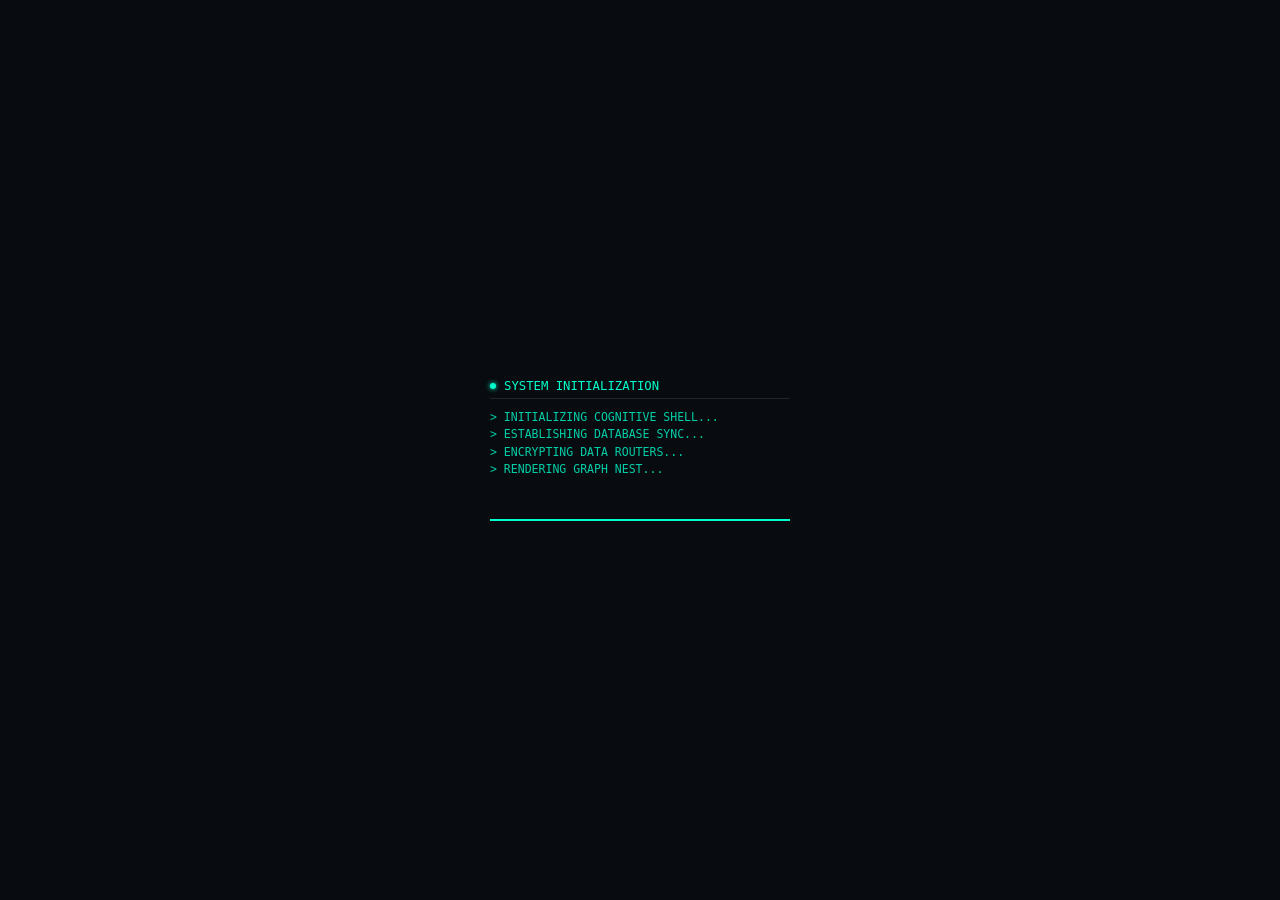
<file: index.html>
<!DOCTYPE html>
<html lang="en">
<head>
    <meta charset="UTF-8">
    <meta name="viewport" content="width=device-width, initial-scale=1.0">
    
    <title>Juhen Fashikha Wildan - Tech Enthusiast</title>
    
    <meta name="description" content="Juhen Fashikha Wildan. Tech Enthusiast • Robotics & AI Engineer • Learner. Building AI Solutions. Student at Airlangga University • ex-Intern at Yamaha. Exploring Computer Vision & Neural Networks.">
    
    <meta name="keywords" content="Juhen Fashikha Wildan, AI Engineer, Robotics, Computer Vision, Portfolio, Airlangga University, Tech Enthusiast, Research, Neural Network, juhen, juhenfw, juhen fashikha wildan">
    <meta name="author" content="Juhen Fashikha Wildan">

    <link rel="canonical" href="https://juhenfw.github.io/">

    <meta property="og:type" content="website">
    <meta property="og:url" content="https://juhenfw.github.io/">
    <meta property="og:locale" content="en_US">
    <meta property="og:title" content="Juhen Fashikha Wildan - Tech Enthusiast">
    <meta property="og:description" content="Visualizing my journey in AI & Robotics through a Neural Network simulation. Explore my experience.">
    
    <meta property="og:image" content="assets/images/logo/logo.png">

    <meta name="twitter:card" content="summary_large_image">
    <meta name="twitter:title" content="Juhen Fashikha Wildan - AI & Robotics Engineer">
    <meta name="twitter:description" content="See how I visualize my engineering journey using code.">
    <meta name="twitter:image" content="assets/images/logo/logo.png">

    <link rel="icon" type="image/png" href="assets/images/logo/logo.png">

    <link rel="preconnect" href="https://cdnjs.cloudflare.com" crossorigin>
    <link rel="preconnect" href="https://formspree.io">
    
    <link rel="stylesheet" href="style.css">
    <link rel="stylesheet" href="https://cdnjs.cloudflare.com/ajax/libs/font-awesome/6.4.2/css/all.min.css">

    <script type="application/ld+json">
    {
        "@context": "https://schema.org",
        "@type": "Person",
        "name": "Juhen Fashikha Wildan",
        "url": "https://juhenfw.github.io/",
        "image": "https://juhenfw.github.io/assets/images/logo/logo.png",
        "jobTitle": "Robotics & AI Engineer",
        "affiliation": {
            "@type": "CollegeOrUniversity",
            "name": "Airlangga University"
        },
        "sameAs": [
            "https://github.com/juhenfw",
            "https://linkedin.com/in/juhenfw",
            "https://x.com/juhenfw_",
            "https://www.instagram.com/juhenfw_",
            "https://scholar.google.com/citations?user=7VxM9hwAAAAJ&hl=id",
            "https://orcid.org/0009-0009-9073-4625"
        ]
    }
    </script>
</head>
<body>
    <div id="boot-screen" aria-hidden="true">
        <div class="terminal-loader">
            <div class="terminal-header">
                <span class="status-dot"></span> SYSTEM INITIALIZATION
            </div>
            <div id="terminal-text"></div>
            <div class="progress-line"></div>
        </div>
    </div>

    <div id="archive-window" class="virtual-window" role="dialog" aria-modal="true" aria-labelledby="archive-window-title">
        <div class="window-header">
            <span id="archive-window-title">SYSTEM DATABASE</span>
            <button class="win-close" onclick="closeArchive()" aria-label="Close database window">&times;</button>
        </div>

        <div class="window-tabs" role="tablist" aria-label="Archive category">
            <button class="tab-btn active" role="tab" aria-selected="true" onclick="switchArchiveTab('project')">PROJECTS & RESEARCH</button>
            <button class="tab-btn" role="tab" aria-selected="false" onclick="switchArchiveTab('blog')">BLOGS / ARTICLES</button>
        </div>
        
        <div class="window-content" style="display: block;">
            <div class="table-responsive">
                <table class="archive-table">
                    <thead>
                        <tr>
                            <th width="15%">YEAR</th>
                            <th width="50%">TITLE</th>
                            <th width="20%">TYPE</th>
                            <th width="15%">LINK</th>
                        </tr>
                    </thead>
                    <tbody id="archive-list-body">
                        </tbody>
                </table>
            </div>
            <div id="empty-state" style="display:none;">// DATA NOT FOUND</div>
        </div>
    </div>

    <div id="ui-layer"></div>

        <div id="filter-dock" role="navigation" aria-label="Main filters and actions">
            <button class="filter-btn" onclick="openWindow('about')" title="Profile & CV">
                PROFILE
            </button>

            <div class="dock-separator"></div>

            <button class="filter-btn active" onclick="filterMind('all')" title="Show All">
                ALL
            </button>
            <button class="filter-btn" onclick="filterMind('research')" title="Academic Papers">
                RESEARCH
            </button>
            <button class="filter-btn" onclick="filterMind('project')" title="Engineering Projects">
                PROJECTS
            </button>
            <button class="filter-btn" onclick="filterMind('blog')" title="Articles & Thoughts">
                BLOG
            </button>

            <div class="dock-separator"></div>

            <button class="filter-btn" onclick="openWindow('contact')" title="Send Message">
                CONTACT
            </button>
        </div>

    <div id="window-about" class="virtual-window" role="dialog" aria-modal="true" aria-labelledby="about-window-title">
        <div class="window-header">
            <span id="about-window-title">PROFILE DATA</span>
            <button class="win-close" onclick="closeWindow('about')" aria-label="Close profile window">×</button>
        </div>
        <div class="window-content">
            <div class="profile-section">
                <img src="assets/images/profile/myprof.webp" alt="Profile" class="holo-img" loading="lazy" decoding="async">
                <h2>Juhen Fashikha Wildan</h2>
                <p class="role-highlight">Robotics & AI Engineer</p>
                <p class="bio-text">
                    UNAIR's Student, focused on AI (mostly computer vision), with some work in robotics. 
                    Always looking for better ways to make AI work in real applications.
                </p>
                <a href="assets/files/Juhen_Wildan_CV.pdf" class="btn-download">CURRICULUM VITAE</a>
            </div>

            <div class="stats-section">
                <h3 class="holo-title">SKILL MATRIX</h3>
                <div class="skill-grid">
                    <div class="skill-item">
                        <span>Computer Vision</span>
                        <div class="progress-bar"><div class="fill" style="width: 95%"></div></div>
                    </div>
                    <div class="skill-item">
                        <span>Robotics</span>
                        <div class="progress-bar"><div class="fill" style="width: 75%"></div></div>
                    </div>
                    <div class="skill-item">
                        <span>Writing</span>
                        <div class="progress-bar"><div class="fill" style="width: 90%"></div></div>
                    </div>
                    <div class="skill-item">
                        <span>Research</span>
                        <div class="progress-bar"><div class="fill" style="width: 80%"></div></div>
                    </div>
                </div>

                <h3 class="holo-title mt-4">CAREER TRAJECTORY</h3>
                <div class="holo-timeline">
                    <div class="tl-item">
                        <span class="tl-date">February - August 2025</span>
                        <h4>Process Automation Engineer Intern</h4>
                        <p>Yamaha Corporation | PT. Yamaha Musical Products Indonesia - Working on cutting-edge robotics and automation projects 
                            (mostly computer vision).</p>
                    </div>
                    <div class="tl-item">
                        <span class="tl-date">12 June 2025</span>
                        <h4>Published paper on IJRA</h4>
                        <p>Tittle: Multi-microcontroller system for Mecanum robots with gripper-shooter mechanisms.</p>
                    </div>
                    <div class="tl-item">
                        <span class="tl-date">September 2024 - January 2025</span>
                        <h4>Computer Vision Engineer Intern</h4>
                        <p>PT. Adhikara Wiyasa Gani - QR Code Sorting System.</p>
                    </div>
                    <div class="tl-item">
                        <span class="tl-date">September 2024 - February 2025</span>
                        <h4>Researcher</h4>
                        <p>Kombo Unair (robotics community) - focused on writing scientific articles for publication in 
                            academic journals.</p>
                    </div>
                    <div class="tl-item">
                        <span class="tl-date">February 2024 - July 2024</span>
                        <h4>Lab Assistant</h4>
                        <p>Airlangga University (UNAIR) - providing hands-on support and maintaining a collaborative environment.</p>
                    </div>
                    <div class="tl-item">
                        <span class="tl-date">2023</span>
                        <h4>Published paper on JATM</h4>
                        <p>Tittle: "A Review: Artificial Intelligence Related to Agricultural 
                            Equipment Integrated with the Internet of Things"</p>
                    </div>
                </div>
            </div>
        </div>
    </div>

    <div id="window-contact" class="virtual-window" role="dialog" aria-modal="true" aria-labelledby="contact-window-title">
        <div class="window-header">
            <span id="contact-window-title">CONTACT ME</span>
            <button class="win-close" onclick="closeWindow('contact')" aria-label="Close contact window">×</button>
        </div>
        <div class="window-content contact-layout">
            <div class="contact-info">
                <h3 style="font-family: 'JetBrains Mono', monospace; color: #00ffc8; margin-top: 0;">
                    Send a Message
                </h3>
                
                <p style="color: #ccc; line-height: 1.6; font-size: 0.95rem; margin-bottom: 30px;">
                    I'm always excited to discuss new projects, innovative ideas, or potential collaborations. 
                    <span style="color: #fff; font-weight: bold;">Let's explore how we can work together.</span>
                    </p>

                <div class="contact-details">
                    <div style="margin-bottom: 15px; display: flex; align-items: center; gap: 10px;">
                        <i class="fas fa-envelope" style="color: #00ffc8;"></i>
                        <a href="mailto:juhenwildan@gmail.com" style="color: white; text-decoration: none; font-family: monospace; letter-spacing: 1px;">
                            juhenwildan@gmail.com
                        </a>
                    </div>
                    
                    <div style="display: flex; align-items: center; gap: 10px;">
                        <i class="fas fa-map-marker-alt" style="color: #00ffc8;"></i>
                        <span style="color: #aaa;">Surabaya, East Java, Indonesia</span>
                    </div>
                </div>
            </div>
            <form id="contactForm" action="https://formspree.io/f/maqezzpo" method="POST">
    
                <div class="input-group">
                    <label for="contact-name" class="sr-only">Name</label>
                    <input type="text" id="contact-name" name="name" placeholder="Name" required>
                </div>

                <div class="input-group">
                    <label for="contact-email" class="sr-only">Email</label>
                    <input type="email" id="contact-email" name="email" placeholder="Email" required>
                </div>

                <div class="input-group">
                    <label for="contact-message" class="sr-only">Message</label>
                    <textarea id="contact-message" name="message" placeholder="Message" rows="5" required></textarea>
                </div>

                <button type="submit" class="btn-send">INITIATE SEND</button>

            </form>
        </div>
    </div>

    <div id="data-panel" class="panel-overlay" role="dialog" aria-modal="true" aria-labelledby="panel-title">
        <div class="panel-content">
            <button class="close-btn" onclick="closePanel()" aria-label="Close details panel">×</button>
            
            <div class="panel-header">
                <span id="panel-type" class="panel-badge">PROJECT</span>
                <span id="panel-date" class="panel-year">2025</span>
            </div>
            
            <h2 id="panel-title">Judul Project</h2>
            
            <div class="panel-body">
                <p id="panel-desc">Deskripsi lengkap akan muncul di sini...</p>
            </div>

            <div class="panel-footer">
                <a id="panel-link" href="#" target="_blank" rel="noopener noreferrer" class="action-btn">
                    Open Source <i class="fas fa-external-link-alt"></i>
                </a>
            </div>
        </div>
    </div>

    <script type="module" src="js/main.js"></script>
    <script src="js/sketch.js"></script>
    
</body>
</html>
</file>
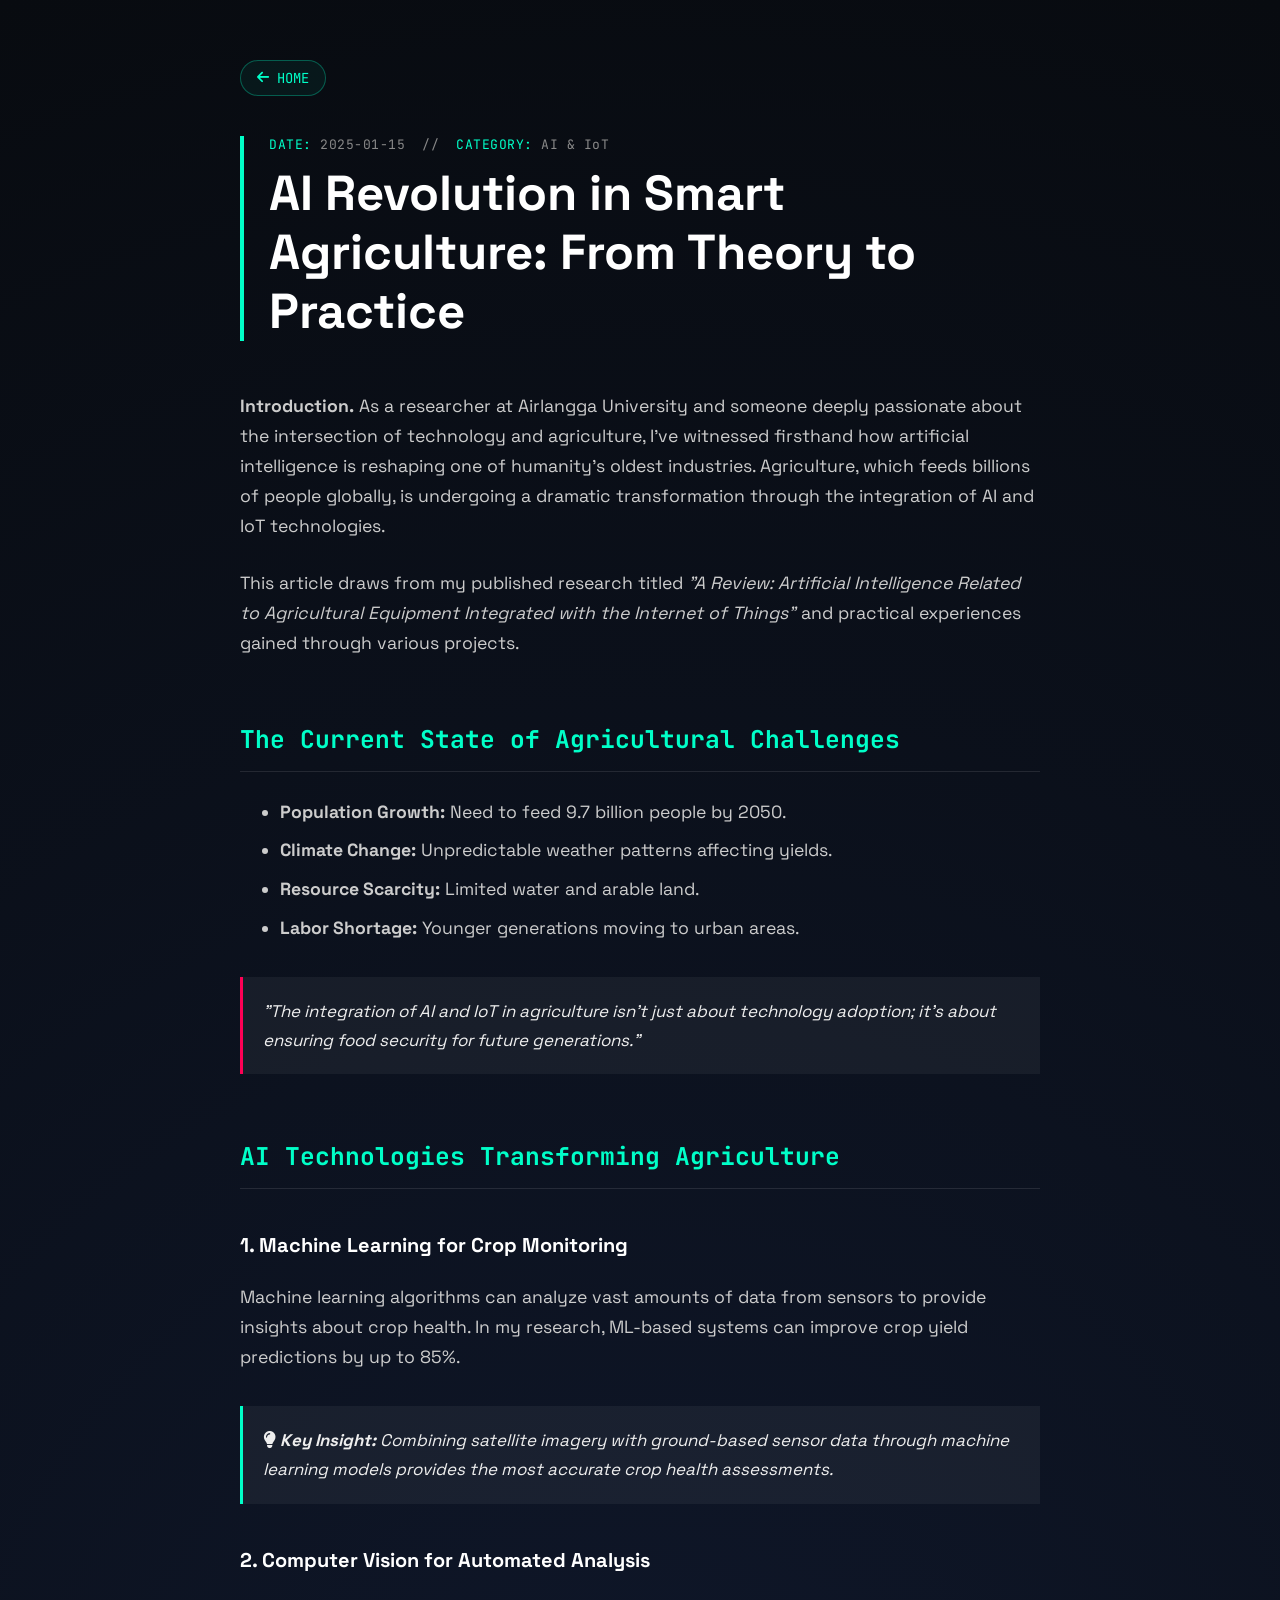
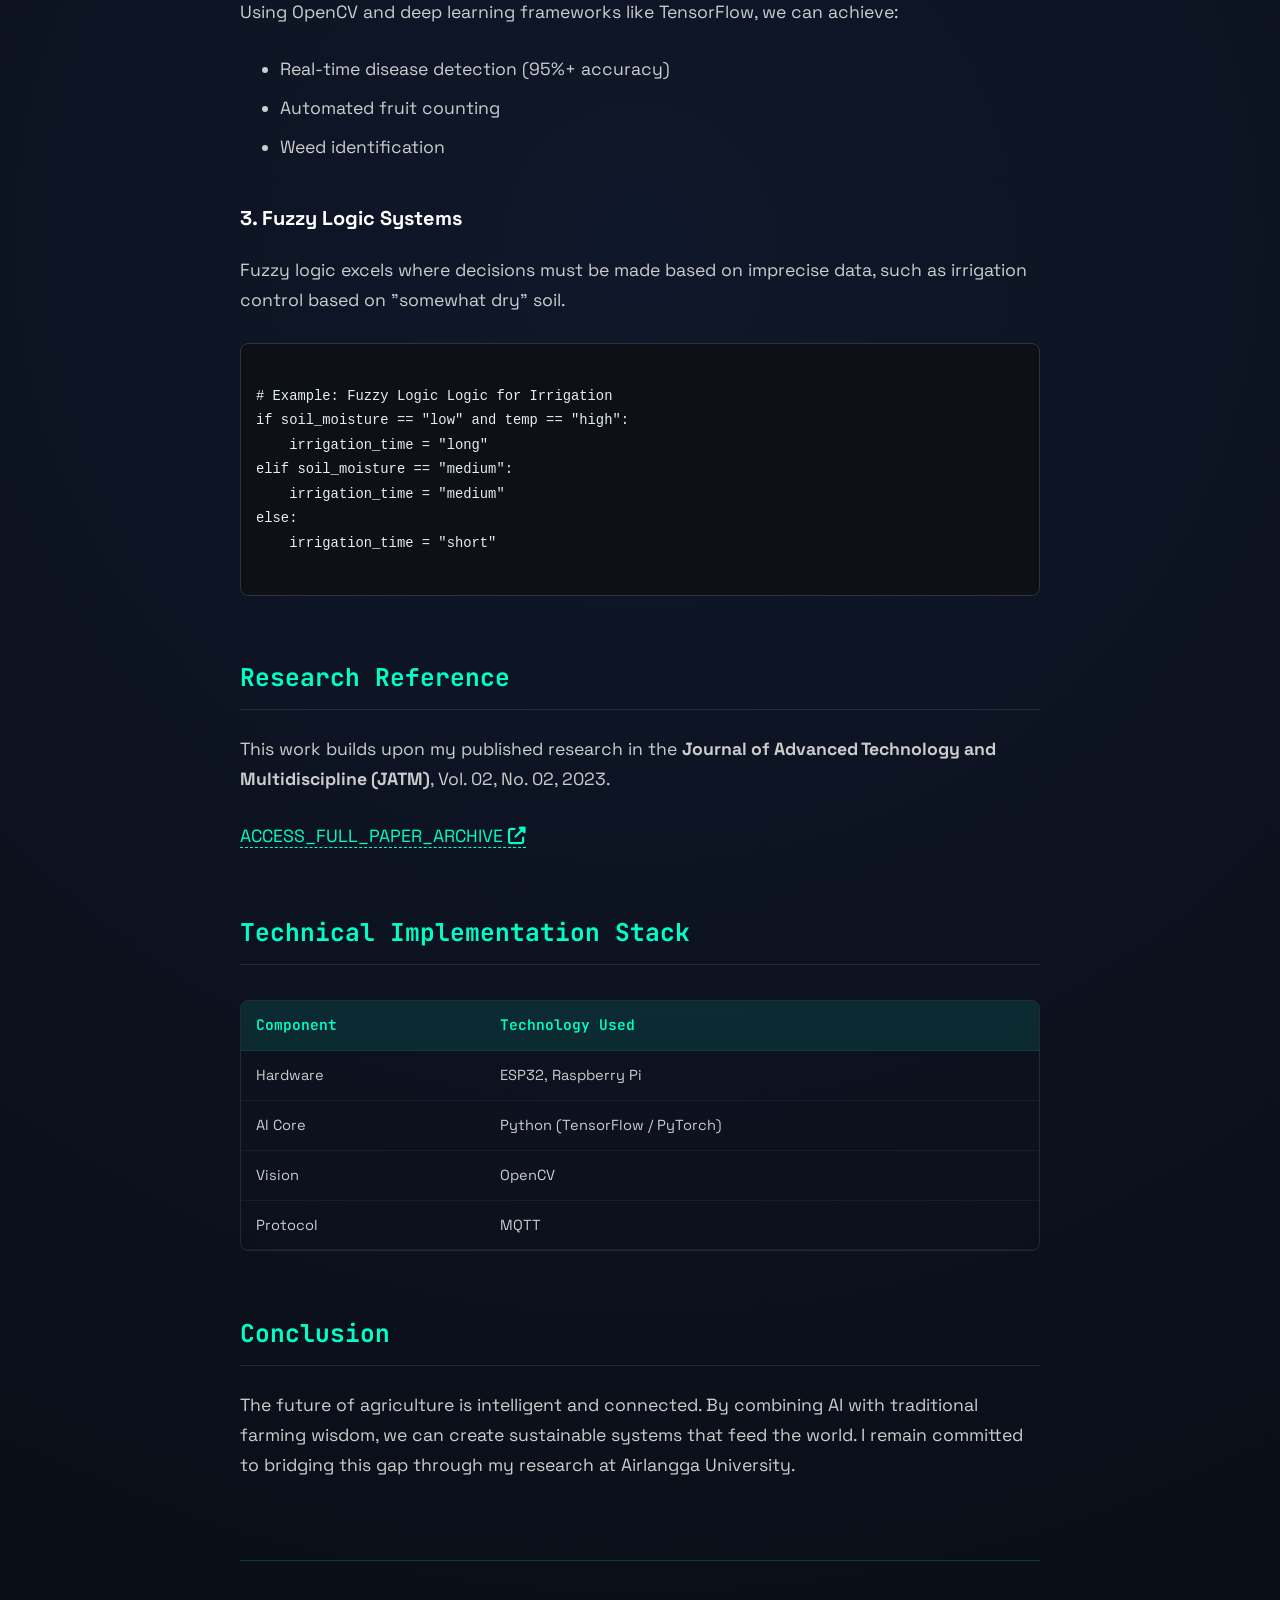
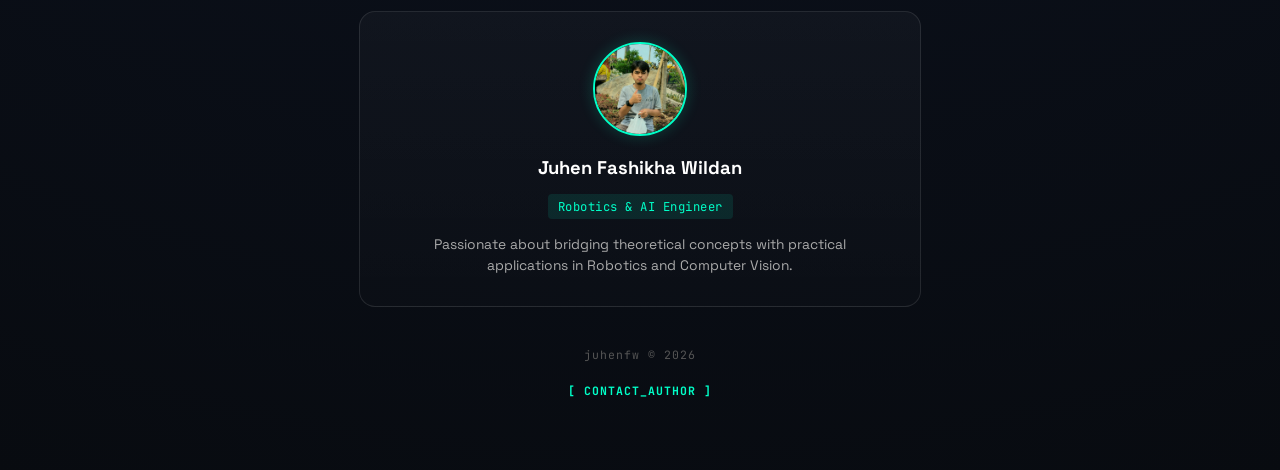
<file: blog/article-01.html>
<!DOCTYPE html>
<html lang="en">
<head>
    <meta charset="UTF-8">
    <meta name="viewport" content="width=device-width, initial-scale=1.0">
    
    <title>AI Revolution in Smart Agriculture | Juhen F. Wildan</title>
    
    <meta name="description" content="Comprehensive analysis of AI and IoT integration in agricultural equipment — from machine learning for crop monitoring to computer vision and fuzzy logic systems.">

    <link rel="canonical" href="https://juhenfw.github.io/blog/article-01.html">

    <meta property="og:type" content="article">
    <meta property="og:url" content="https://juhenfw.github.io/blog/article-01.html">
    <meta property="og:locale" content="en_US">
    <meta property="og:title" content="AI Revolution in Smart Agriculture: From Theory to Practice">
    <meta property="og:description" content="How AI and IoT are reshaping agriculture — from ML-based crop monitoring to computer vision and fuzzy logic irrigation systems.">
    <meta property="og:image" content="https://juhenfw.github.io/assets/images/logo/logo.png">
    <meta property="article:author" content="Juhen Fashikha Wildan">
    <meta property="article:published_time" content="2025-01-15">

    <meta name="twitter:card" content="summary_large_image">
    <meta name="twitter:title" content="AI Revolution in Smart Agriculture | Juhen F. Wildan">
    <meta name="twitter:description" content="How AI and IoT are reshaping agriculture — from ML-based crop monitoring to computer vision and fuzzy logic irrigation systems.">
    <meta name="twitter:image" content="https://juhenfw.github.io/assets/images/logo/logo.png">

    <link rel="icon" type="image/png" href="../assets/images/logo/logo.png">

    <link rel="preconnect" href="https://cdnjs.cloudflare.com" crossorigin>
    <link rel="preconnect" href="https://fonts.googleapis.com" crossorigin>
    <link rel="preconnect" href="https://fonts.gstatic.com" crossorigin>

    <link rel="stylesheet" href="https://cdnjs.cloudflare.com/ajax/libs/font-awesome/6.4.2/css/all.min.css">
    <link href="https://fonts.googleapis.com/css2?family=JetBrains+Mono:wght@400;700&family=Space+Grotesk:wght@300;400;600&display=swap" rel="stylesheet">

    <link rel="stylesheet" href="../style.css">      
    <link rel="stylesheet" href="blog-style.css">    
</head>
<body>

    <div class="blog-container">
        
        <nav class="blog-nav">
            <a href="../index.html" class="btn-back">
                <i class="fas fa-arrow-left" aria-hidden="true"></i> HOME
            </a>
        </nav>

        <article>
            <header class="article-header">
                <div class="meta-info">
                    <span style="color: #00ffc8;"> DATE:</span> 2025-01-15 &nbsp;//&nbsp; 
                    <span style="color: #00ffc8;"> CATEGORY:</span> AI & IoT
                </div>
                
                <h1 class="article-title">
                    AI Revolution in Smart Agriculture: From Theory to Practice
                </h1>
            </header>

            <div class="article-content">
                
                <p>
                    <strong>Introduction.</strong> As a researcher at Airlangga University and someone deeply passionate about the intersection of technology and agriculture, I've witnessed firsthand how artificial intelligence is reshaping one of humanity's oldest industries. Agriculture, which feeds billions of people globally, is undergoing a dramatic transformation through the integration of AI and IoT technologies.
                </p>
                
                <p>
                    This article draws from my published research titled <em>"A Review: Artificial Intelligence Related to Agricultural Equipment Integrated with the Internet of Things"</em> and practical experiences gained through various projects.
                </p>

                <h2>The Current State of Agricultural Challenges</h2>
                <ul>
                    <li><strong>Population Growth:</strong> Need to feed 9.7 billion people by 2050.</li>
                    <li><strong>Climate Change:</strong> Unpredictable weather patterns affecting yields.</li>
                    <li><strong>Resource Scarcity:</strong> Limited water and arable land.</li>
                    <li><strong>Labor Shortage:</strong> Younger generations moving to urban areas.</li>
                </ul>

                <blockquote>
                    "The integration of AI and IoT in agriculture isn't just about technology adoption; it's about ensuring food security for future generations."
                </blockquote>

                <h2>AI Technologies Transforming Agriculture</h2>

                <h3>1. Machine Learning for Crop Monitoring</h3>
                <p>
                    Machine learning algorithms can analyze vast amounts of data from sensors to provide insights about crop health. In my research, ML-based systems can improve crop yield predictions by up to 85%.
                </p>
                
                <blockquote style="border-color: #00ffc8;">
                    <strong><i class="fas fa-lightbulb"></i> Key Insight:</strong> Combining satellite imagery with ground-based sensor data through machine learning models provides the most accurate crop health assessments.
                </blockquote>

                <h3>2. Computer Vision for Automated Analysis</h3>
                <p>
                    Using OpenCV and deep learning frameworks like TensorFlow, we can achieve:
                </p>
                <ul>
                    <li>Real-time disease detection (95%+ accuracy)</li>
                    <li>Automated fruit counting</li>
                    <li>Weed identification</li>
                </ul>

                <h3>3. Fuzzy Logic Systems</h3>
                <p>
                    Fuzzy logic excels where decisions must be made based on imprecise data, such as irrigation control based on "somewhat dry" soil.
                </p>

                <pre><code>
# Example: Fuzzy Logic Logic for Irrigation
if soil_moisture == "low" and temp == "high":
    irrigation_time = "long"
elif soil_moisture == "medium":
    irrigation_time = "medium"
else:
    irrigation_time = "short"
                </code></pre>

                <h2>Research Reference</h2>
                <p>
                    This work builds upon my published research in the <strong>Journal of Advanced Technology and Multidiscipline (JATM)</strong>, Vol. 02, No. 02, 2023.
                </p>
                
                <p>
                    <a href="https://e-journal.unair.ac.id/JATM/article/view/51440" target="_blank" rel="noopener noreferrer" style="color:#00ffc8; text-decoration:none; border-bottom:1px dashed #00ffc8;">
                        ACCESS_FULL_PAPER_ARCHIVE <i class="fas fa-external-link-alt" aria-hidden="true"></i>
                    </a>
                </p>

                <h2>Technical Implementation Stack</h2>
                <div class="table-wrapper">
                    <table>
                        <thead>
                            <tr>
                                <th>Component</th>
                                <th>Technology Used</th>
                            </tr>
                        </thead>
                        <tbody>
                            <tr>
                                <td>Hardware</td>
                                <td>ESP32, Raspberry Pi</td>
                            </tr>
                            <tr>
                                <td>AI Core</td>
                                <td>Python (TensorFlow / PyTorch)</td>
                            </tr>
                            <tr>
                                <td>Vision</td>
                                <td>OpenCV</td>
                            </tr>
                            <tr>
                                <td>Protocol</td>
                                <td>MQTT</td>
                            </tr>
                        </tbody>
                    </table>
                </div>

                <h2>Conclusion</h2>
                <p>
                    The future of agriculture is intelligent and connected. By combining AI with traditional farming wisdom, we can create sustainable systems that feed the world. I remain committed to bridging this gap through my research at Airlangga University.
                </p>

            </div>
        </article>

        <footer class="article-footer">
    
            <div class="author-card">
                <img src="../assets/images/profile/myprof.jpg" alt="Juhen Fashikha Wildan" class="author-img" loading="lazy" decoding="async">
                
                <h3 class="author-name">Juhen Fashikha Wildan</h3>
                <span class="author-role">Robotics & AI Engineer</span>
                
                <p class="author-bio">
                    Passionate about bridging theoretical concepts with practical applications in Robotics and Computer Vision.
                </p>
            </div>
            
            <div class="footer-bottom">
                <p>juhenfw © 2026</p>
                <a href="mailto:juhenwildan@gmail.com" class="contact-link">
                    [ CONTACT_AUTHOR ]
                </a>
            </div>

        </footer>

    </div>

</body>
</html>
</file>
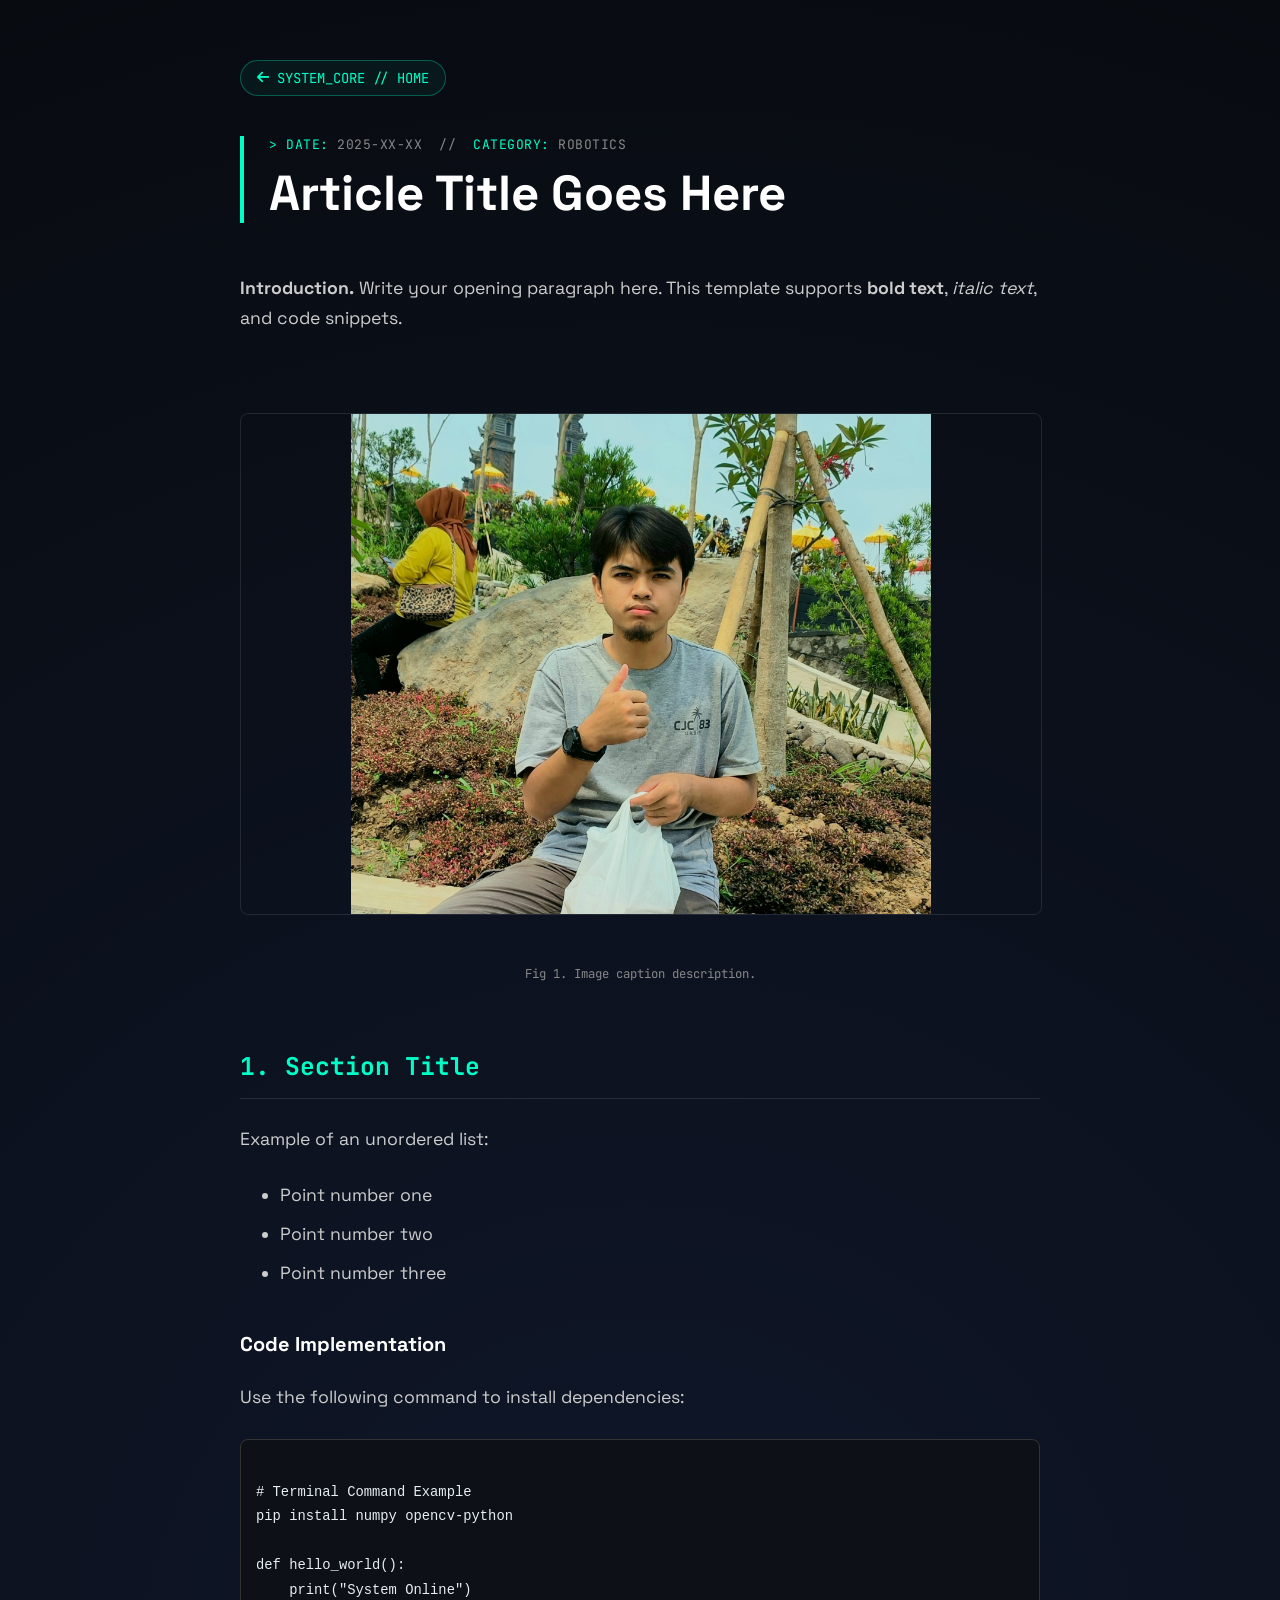
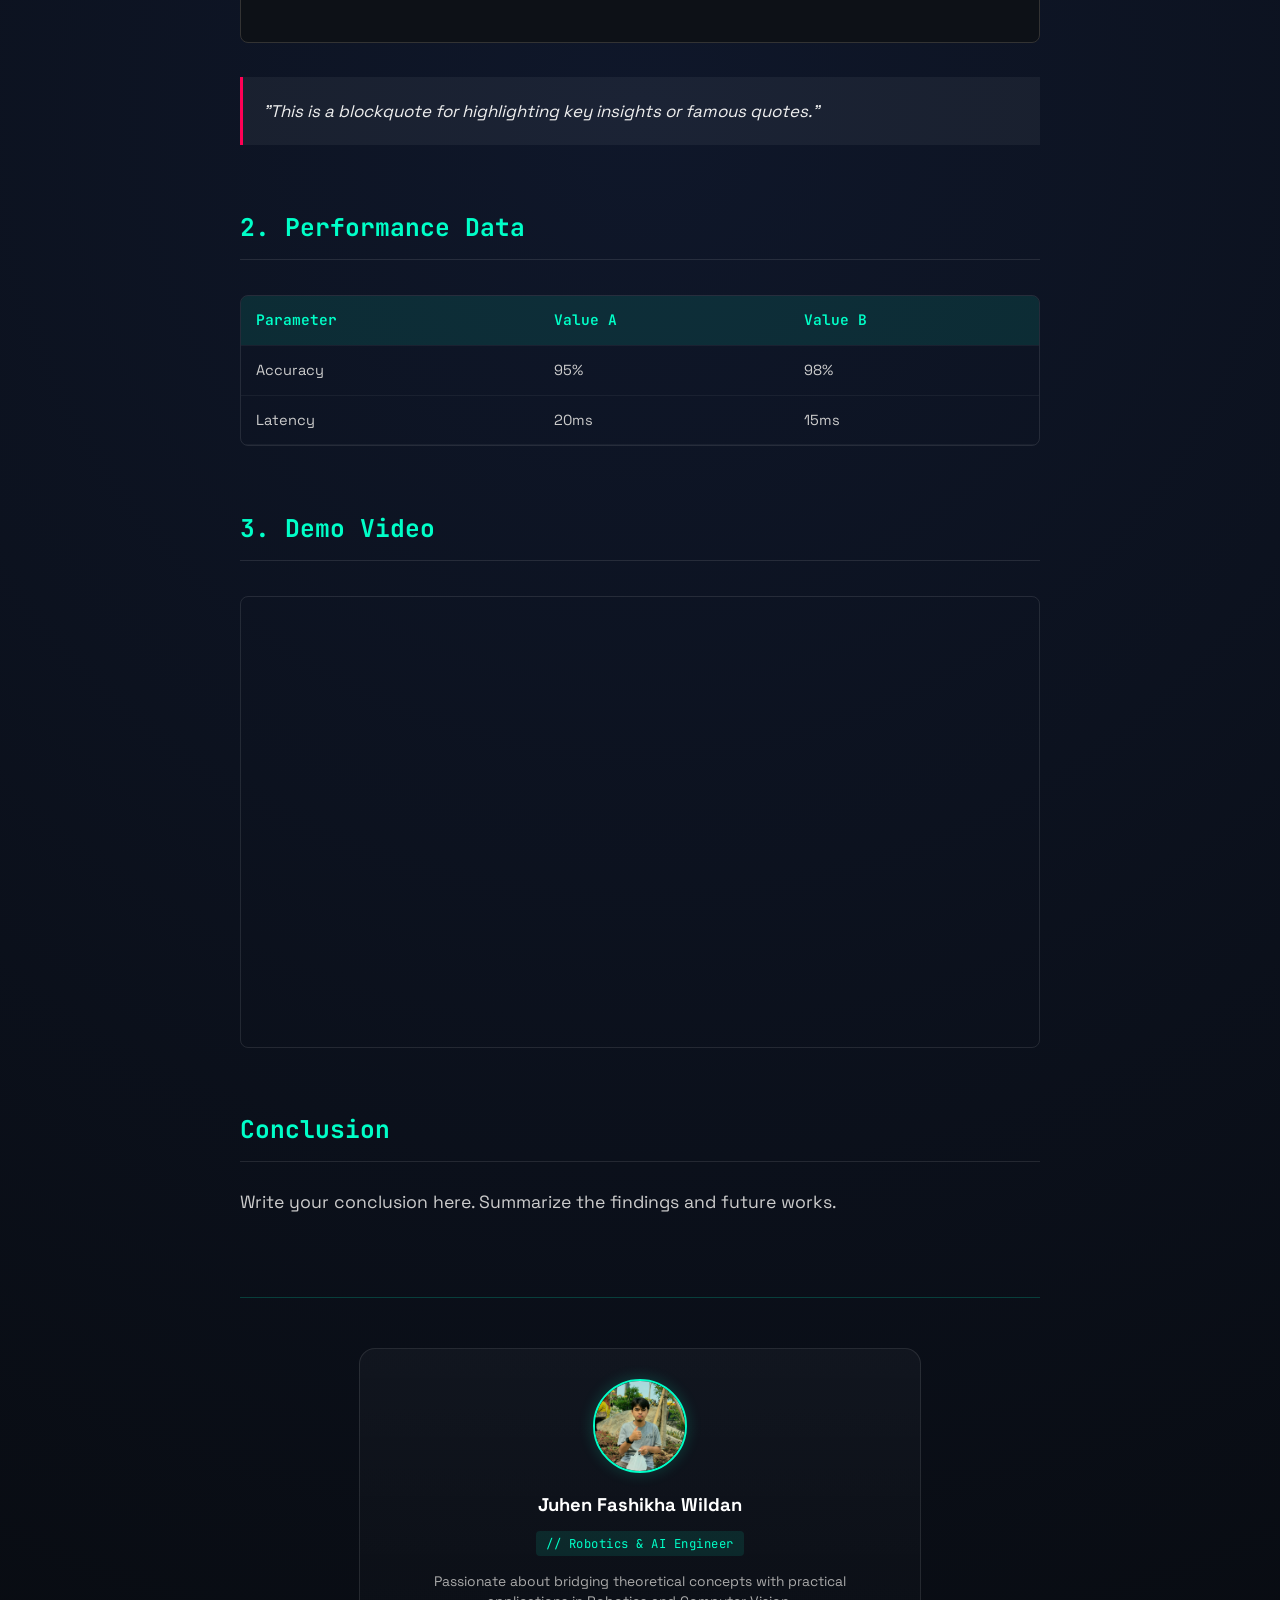
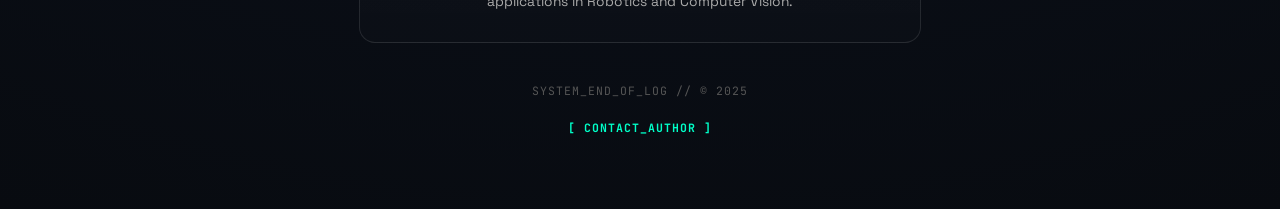
<file: blog/template-blog.html>
<!DOCTYPE html>
<html lang="en">
<head>
    <meta charset="UTF-8">
    <meta name="viewport" content="width=device-width, initial-scale=1.0">
    
    <title>Article Title | Juhen F. Wildan</title>
    <meta name="description" content="Short description of the article for SEO.">

    <link rel="canonical" href="https://juhenfw.github.io/blog/ARTICLE-SLUG.html">

    <meta property="og:type" content="article">
    <meta property="og:url" content="https://juhenfw.github.io/blog/ARTICLE-SLUG.html">
    <meta property="og:locale" content="en_US">
    <meta property="og:title" content="Article Title | Juhen F. Wildan">
    <meta property="og:description" content="Short description of the article for SEO.">
    <meta property="og:image" content="https://juhenfw.github.io/assets/images/logo/logo.png">
    <meta property="article:author" content="Juhen Fashikha Wildan">
    <meta property="article:published_time" content="2025-XX-XX">

    <meta name="twitter:card" content="summary_large_image">
    <meta name="twitter:title" content="Article Title | Juhen F. Wildan">
    <meta name="twitter:description" content="Short description of the article for SEO.">
    <meta name="twitter:image" content="https://juhenfw.github.io/assets/images/logo/logo.png">

    <link rel="icon" type="image/png" href="../assets/images/logo/logo.png">

    <link rel="preconnect" href="https://cdnjs.cloudflare.com" crossorigin>
    <link rel="preconnect" href="https://fonts.googleapis.com" crossorigin>
    <link rel="preconnect" href="https://fonts.gstatic.com" crossorigin>

    <link rel="stylesheet" href="https://cdnjs.cloudflare.com/ajax/libs/font-awesome/6.4.2/css/all.min.css">
    <link href="https://fonts.googleapis.com/css2?family=JetBrains+Mono:wght@400;700&family=Space+Grotesk:wght@300;400;600&display=swap" rel="stylesheet">

    <link rel="stylesheet" href="../style.css"> 
    
    <link rel="stylesheet" href="blog-style.css">
</head>
<body>

    <div class="blog-container">
        
        <nav class="blog-nav">
            <a href="../index.html" class="btn-back">
                <i class="fas fa-arrow-left" aria-hidden="true"></i> SYSTEM_CORE // HOME
            </a>
        </nav>

        <article>
            <header class="article-header">
                <div class="meta-info">
                    <span style="color: #00ffc8;">> DATE:</span> 2025-XX-XX &nbsp;//&nbsp; 
                    <span style="color: #00ffc8;">CATEGORY:</span> ROBOTICS
                </div>
                
                <h1 class="article-title">
                    Article Title Goes Here
                </h1>
            </header>

            <div class="article-content">
                
                <p>
                    <strong>Introduction.</strong> Write your opening paragraph here. This template supports 
                    <strong>bold text</strong>, <em>italic text</em>, and code snippets.
                </p>

                <figure>
                    <img src="../assets/images/profile/myprof.jpg" alt="Description of image">
                    <figcaption>Fig 1. Image caption description.</figcaption>
                </figure>

                <h2>1. Section Title</h2>
                <p>Example of an unordered list:</p>
                <ul>
                    <li>Point number one</li>
                    <li>Point number two</li>
                    <li>Point number three</li>
                </ul>

                <h3>Code Implementation</h3>
                <p>Use the following command to install dependencies:</p>
                <pre><code>
# Terminal Command Example
pip install numpy opencv-python

def hello_world():
    print("System Online")
                </code></pre>

                <blockquote>
                    "This is a blockquote for highlighting key insights or famous quotes."
                </blockquote>

                <h2>2. Performance Data</h2>
                <div class="table-wrapper">
                    <table>
                        <thead>
                            <tr>
                                <th>Parameter</th>
                                <th>Value A</th>
                                <th>Value B</th>
                            </tr>
                        </thead>
                        <tbody>
                            <tr>
                                <td>Accuracy</td>
                                <td>95%</td>
                                <td>98%</td>
                            </tr>
                            <tr>
                                <td>Latency</td>
                                <td>20ms</td>
                                <td>15ms</td>
                            </tr>
                        </tbody>
                    </table>
                </div>

                <h2>3. Demo Video</h2>
                <div class="video-container">
                    <iframe src="https://www.youtube.com/embed/dQw4w9WgXcQ" 
                            title="YouTube video player" frameborder="0" 
                            allow="accelerometer; autoplay; clipboard-write; encrypted-media; gyroscope; picture-in-picture" 
                            allowfullscreen>
                    </iframe>
                </div>

                <h2>Conclusion</h2>
                <p>
                    Write your conclusion here. Summarize the findings and future works.
                </p>

            </div>
        </article>

        <footer class="article-footer">
            
            <div class="author-card">
                <img src="../assets/images/profile/myprof.jpg" alt="Juhen Fashikha Wildan" class="author-img" loading="lazy" decoding="async">
                
                <h3 class="author-name">Juhen Fashikha Wildan</h3>
                <span class="author-role">// Robotics & AI Engineer</span>
                
                <p class="author-bio">
                    Passionate about bridging theoretical concepts with practical applications in Robotics and Computer Vision.
                </p>
            </div>
            
            <div class="footer-bottom">
                <p>SYSTEM_END_OF_LOG // © 2025</p>
                <a href="mailto:juhenwildan@gmail.com" class="contact-link">
                    [ CONTACT_AUTHOR ]
                </a>
            </div>

        </footer>

    </div>

</body>
</html>
</file>
<file: style.css>
/* =========================================
   1. GLOBAL VARIABLES & TYPOGRAPHY
   ========================================= */
:root {
    /* PALET WARNA BARU: Lebih Modern & Premium */
    --color-research: #00D2FF;     /* Blue Electric */
    --color-experience: #00FF87;   /* Cyber Mint */
    --color-skill: #FF2E93;        /* Neon Fuchsia */
    --color-project: #FFD200;      /* Amber Gold */
    --color-blog: #D500F9;         /* Royal Violet */
    --color-accent: #00FFCC;       /* Premium Mint Cyan */
    --bg-color: #080B10;           /* Obsidian Deep Space */

    /* FLUID TYPOGRAPHY (TETAP SAMA) */
    /* Base: HP 14px, Desktop max 18px */
    --fs-base: clamp(14px, 1.2vw, 18px);
    
    /* H1 (Nama): HP 2rem, Desktop 3.5rem (Dikecilkan dikit biar aman di laptop) */
    --fs-h1: clamp(2rem, 3.5vw, 3.5rem);
    
    /* Role Text */
    --fs-role: clamp(0.9rem, 1.5vw, 1.2rem);
    
    --spacing-md: clamp(1rem, 2vw, 2rem);
}

html {
    font-size: var(--fs-base);
}

/* Sembunyikan visual tapi tetap terbaca oleh screen reader (untuk <label> form) */
.sr-only {
    position: absolute;
    width: 1px;
    height: 1px;
    padding: 0;
    margin: -1px;
    overflow: hidden;
    clip: rect(0, 0, 0, 0);
    white-space: nowrap;
    border: 0;
}

body {
    /* Ditambahkan efek studio lighting radial */
    background: radial-gradient(circle at center, #0F172A 0%, var(--bg-color) 100%);
    color: #F1F5F9; /* Off-white agar mata tidak silau */
    font-family: 'Space Grotesk', sans-serif;
    overflow: hidden; /* No scrollbars */
    width: 100vw;
    height: 100vh;
    margin: 0;
    padding: 0;
}

/* =========================================
   2. INTERACTION LAYER (CRITICAL FIX)
   ========================================= */
/* Agar mouse bisa menembus layer UI dan menggerakkan garis background */
#ui-layer {
    position: absolute;
    top: 0;
    left: 0;
    width: 100%;
    height: 100%;
    z-index: 10;
    pointer-events: none; /* TEMBUS PANDANG MOUSE */
}

/* Tapi elemen penting harus tetap bisa diklik */
.node, 
#filter-dock, 
.identity-content, 
.social-orbit a,
.virtual-window,
.panel-overlay {
    pointer-events: auto !important; /* BISA DIKLIK */
    cursor: pointer;
}

/* =========================================
   3. CORE IDENTITY (TENGAH)
   ========================================= */
.core-identity {
    position: absolute;
    top: 50%;
    left: 50%;
    transform: translate(-50%, -50%);
    text-align: center;
    z-index: 15; /* Di atas UI Layer biasa */
    width: 90%; 
    max-width: 500px;
    pointer-events: none; /* Container tembus */
}

/* Kotak Nama (Agar teks terbaca jelas walau ada node lewat) */
.identity-content {
    background: rgba(15, 23, 42, 0.7); /* Slate Glassmorphism */
    backdrop-filter: blur(8px);
    -webkit-backdrop-filter: blur(8px);
    padding: 30px;
    border-radius: 20px;
    border: 1px solid rgba(255, 255, 255, 0.08); /* Sisi border lebih halus */
    box-shadow: 0 20px 50px rgba(0,0,0, 0.6);
    transition: transform 0.3s ease;
}

.core-identity:hover .identity-content {
    transform: scale(1.02);
    border-color: rgba(0, 255, 204, 0.3); /* Match neon accent */
}

.core-identity h1 {
    font-size: var(--fs-h1);
    line-height: 1.1;
    margin: 0 0 10px 0;
    letter-spacing: -1px;
    background: linear-gradient(135deg, #FFFFFF 0%, #94A3B8 100%); /* Silver Metallic Gradient */
    -webkit-background-clip: text;
    -webkit-text-fill-color: transparent;
}

.role-text {
    font-size: var(--fs-role);
    font-family: 'JetBrains Mono', monospace;
    color: #94A3B8; /* Slate gray */
    letter-spacing: 1px;
}

.social-orbit {
    margin-top: 20px;
}

.social-orbit a {
    color: #94A3B8;
    text-decoration: none;
    margin: 0 10px;
    font-weight: bold;
    border-bottom: 1px solid transparent;
    transition: 0.3s;
}

.social-orbit a:hover {
    color: var(--color-accent);
    border-bottom: 1px solid var(--color-accent);
}

/* =========================================
   4. NODES (KARTU MELAYANG)
   ========================================= */
.node {
    position: absolute;
    width: 280px;
    max-width: 220px; /* Batasi lebar di Desktop agar orbit aman */
    padding: 20px;
    
    /* Glassmorphism */
    background: rgba(15, 23, 42, 0.6); /* Slate Glass */
    backdrop-filter: blur(12px); 
    -webkit-backdrop-filter: blur(12px);
    
    border: 1px solid rgba(255, 255, 255, 0.06);
    border-top: 1px solid rgba(255, 255, 255, 0.12); /* Pantulan cahaya kaca atas */
    border-radius: 12px;
    
    /* Animasi */
    animation: float 6s ease-in-out infinite;
    transition: all 0.4s ease;
    overflow: hidden;
    z-index: 20;
}

/* Variasi Animasi */
.node:nth-child(odd) { animation-duration: 7s; animation-delay: 1s; }
.node:nth-child(even) { animation-duration: 5s; animation-delay: 0.5s; }

@keyframes float {
    0%, 100% { margin-top: 0px; }
    50% { margin-top: -15px; }
}

.node h3 {
    margin: 8px 0;
    font-size: 1rem;
    font-weight: 600;
    color: #F1F5F9;
}

.node p {
    font-size: 0.8rem;
    color: #94A3B8;
    line-height: 1.4;
    display: -webkit-box;
    -webkit-line-clamp: 3;
    -webkit-box-orient: vertical;
    overflow: hidden;
    margin: 0;
}

.node-date {
    font-size: 0.65rem;
    font-weight: bold;
    letter-spacing: 1px;
    color: #475569;
    display: block;
    margin-bottom: 5px;
}

.click-hint { 
    display: block !important; /* PAKSA MUNCUL */
    font-size: 0.6rem;
    margin-top: 6px;
    opacity: 0.8;
    color: var(--color-accent); /* Menggunakan variabel aksen */
    font-weight: bold;
    text-transform: uppercase;
    letter-spacing: 1px;
}

/* Warna Border */
.node-research { border-left: 3px solid var(--color-research); }
.node-experience { border-left: 3px solid var(--color-experience); }
.node-skill { border-left: 3px solid var(--color-skill); }
.node-project { border-left: 3px solid var(--color-project); }
.node-blog { border-left: 3px solid var(--color-blog); }

/* =========================================
   5. COMMAND DOCK (MENU BAWAH)
   ========================================= */
#filter-dock {
    position: fixed;
    bottom: 30px;
    left: 50%;
    transform: translateX(-50%);
    z-index: 200;
    display: flex;
    align-items: center;
    gap: 8px;
    background: rgba(15, 23, 42, 0.85); /* Slate Dark */
    padding: 10px 15px;
    border-radius: 50px;
    border: 1px solid rgba(0, 255, 204, 0.15); /* Halus */
    backdrop-filter: blur(15px);
    box-shadow: 0 10px 30px rgba(0,0,0,0.5);
}

.dock-separator {
    width: 1px;
    height: 20px;
    background: rgba(255, 255, 255, 0.1);
    margin: 0 5px;
}

.filter-btn {
    background: transparent;
    border: none;
    color: #94A3B8;
    font-family: 'Space Grotesk', sans-serif;
    font-size: 0.75rem;
    font-weight: 600;
    padding: 8px 12px;
    border-radius: 20px;
    transition: all 0.3s ease;
    display: flex;
    align-items: center;
    gap: 6px;
}

.filter-btn:hover {
    color: #F1F5F9;
    background: rgba(255, 255, 255, 0.05);
    transform: translateY(-2px);
}

.filter-btn.active {
    color: #080B10; /* Kontras dengan aksen terang */
    background: var(--color-accent);
    box-shadow: 0 0 15px rgba(0, 255, 204, 0.3);
}

/* =========================================
   6. OVERLAYS (BOOT, PANEL, WINDOW)
   ========================================= */
/* Boot Screen */
#boot-screen {
    position: fixed;
    top: 0; left: 0; width: 100vw; height: 100vh;
    background: var(--bg-color);
    z-index: 9999;
    display: flex; justify-content: center; align-items: center;
    font-family: 'JetBrains Mono', monospace;
}
.terminal-loader { width: 300px; color: var(--color-accent); }
.terminal-header { font-size: 0.8rem; margin-bottom: 10px; border-bottom: 1px solid rgba(255, 255, 255, 0.1); padding-bottom: 5px; display: flex; align-items: center; }
.status-dot { width: 8px; height: 8px; background: var(--color-accent); border-radius: 50%; display: inline-block; margin-right: 8px; animation: blink 0.5s infinite; }
#terminal-text { font-size: 0.75rem; height: 100px; overflow: hidden; opacity: 0.8; line-height: 1.5; }
.progress-line { height: 2px; background: rgba(255, 255, 255, 0.1); margin-top: 10px; position: relative; overflow: hidden; }
.progress-line::after { content: ''; position: absolute; top: 0; left: 0; height: 100%; width: 0%; background: var(--color-accent); animation: loadProgress 2.5s ease-in-out forwards; }
@keyframes blink { 0%, 100% { opacity: 1; } 50% { opacity: 0; } }
@keyframes loadProgress { 0% { width: 0%; } 100% { width: 100%; } }

/* Holographic Panel */
.panel-overlay {
    position: fixed; top: 0; left: 0; width: 100vw; height: 100vh;
    background: rgba(4, 6, 11, 0.85); backdrop-filter: blur(5px);
    z-index: 999; display: none; justify-content: center; align-items: center;
    opacity: 0; transition: opacity 0.3s ease;
}
.panel-overlay.active { display: flex; opacity: 1; }
.panel-content {
    background: rgba(15, 23, 42, 0.95); width: 90%; max-width: 600px; padding: 40px;
    border: 1px solid rgba(255, 255, 255, 0.08); border-radius: 20px;
    box-shadow: 0 0 50px rgba(0, 0, 0, 0.8); transform: scale(0.9); transition: transform 0.3s cubic-bezier(0.175, 0.885, 0.32, 1.275);
}
.panel-overlay.active .panel-content { transform: scale(1); }

.close-btn { 
    position: absolute; 
    top: 20px; 
    right: 20px; 
    background: none; 
    border: none; 
    color: #64748B; /* Dibuat sedikit lebih terang dari #475569 agar lebih terlihat */
    font-size: 2rem; 
    cursor: pointer; 
    transition: all 0.3s ease; /* Menggunakan 'all' agar transisi efek mulus */
}

.close-btn:hover { 
    color: var(--color-accent); /* Berubah menjadi Cyan */
    transform: scale(1.1); /* Sedikit membesar saat mouse masuk */
    text-shadow: 0 0 10px rgba(0, 255, 204, 0.5); /* Efek pendar/glowing */
}

/* --- Tombol close di window-header (archive/profile/contact) ---
   Sebelumnya elemen ini tidak punya style sama sekali sehingga tampil
   sebagai tombol default browser (kotak abu-abu) di tengah tema gelap. */
.win-close {
    background: none;
    border: none;
    color: #94A3B8;
    font-size: 1.5rem;
    line-height: 1;
    cursor: pointer;
    padding: 4px 8px;
    transition: color 0.3s ease, transform 0.3s ease;
}

.win-close:hover {
    color: var(--color-accent);
    transform: scale(1.1);
}

.panel-badge { background: rgba(255, 255, 255, 0.08); padding: 5px 10px; border-radius: 5px; font-size: 0.7rem; font-weight: bold; color: var(--color-research); text-transform: uppercase; }
.panel-year { font-family: 'JetBrains Mono', monospace; color: #94A3B8; margin-left: 10px; }
#panel-title { font-size: 2rem; margin: 20px 0; line-height: 1.2; background: linear-gradient(135deg, #FFFFFF 0%, #94A3B8 100%); -webkit-background-clip: text; -webkit-text-fill-color: transparent; }
#panel-desc { font-size: 1rem; color: #94A3B8; line-height: 1.6; margin-bottom: 30px; }
.action-btn { display: inline-block; padding: 12px 25px; background: #F1F5F9; color: #080B10; text-decoration: none; font-weight: bold; border-radius: 30px; transition: all 0.3s; }
.action-btn:hover { background: var(--color-accent); box-shadow: 0 0 20px var(--color-accent); }

/* Virtual Windows (Profile/Contact) */
/* --- VIRTUAL WINDOW SYSTEM --- */
.virtual-window {
    position: fixed;
    top: 50%;
    left: 50%;
    transform: translate(-50%, -50%) scale(0.9);
    
    width: 85%;
    max-width: 900px;
    
    /* REVISI: Gunakan max-height agar adaptive */
    display: none; 
    flex-direction: column;
    
    height: auto;        /* Biarkan tinggi menyesuaikan isi... */
    max-height: 85vh;    /* ...tapi STOP jika sudah mencapai 85% layar */
    
    background: rgba(11, 15, 26, 0.96);
    border: 1px solid rgba(0, 255, 204, 0.2);
    box-shadow: 0 0 50px rgba(0, 255, 204, 0.05);
    z-index: 2000;
    border-radius: 10px;
    opacity: 0;
    transition: all 0.4s cubic-bezier(0.16, 1, 0.3, 1);
    color: #F1F5F9;
}

.virtual-window.active {
    display: flex; /* Tetap Flexbox untuk layout Header-Content */
    opacity: 1;
    transform: translate(-50%, -50%) scale(1);
}

.window-header {
    flex-shrink: 0; /* Header jangan gepeng */
    background: rgba(0, 255, 204, 0.06);
    padding: 10px 20px;
    display: flex;
    justify-content: space-between;
    align-items: center;
    border-bottom: 1px solid rgba(0, 255, 204, 0.15);
    font-family: 'JetBrains Mono', monospace;
    letter-spacing: 2px;
    color: var(--color-accent);
}

.window-content {
    box-sizing: border-box;
    /* Content mengisi ruang, tapi akan scroll jika mentok max-height */
    overflow-y: auto; 
    padding: 30px;
    padding-right: 35px;
    
    display: grid;
    grid-template-columns: 1fr 2fr;
    gap: 40px;
}

/* Profile Styles */
.profile-section {
    /* Flexbox untuk meratakan tengah secara vertikal & horizontal */
    display: flex;
    flex-direction: column;
    align-items: center; 
    text-align: center;
    
    /* Garis pemisah di kanan agar rapi */
    padding-right: 30px;
    border-right: 1px solid rgba(255, 255, 255, 0.05);
    height: 100%; 
}

/* Gambar Profil */
.holo-img { 
    width: 140px; 
    height: 140px; 
    border-radius: 50%; 
    border: 3px solid var(--color-accent); 
    object-fit: cover; 
    margin-bottom: 20px; 
    box-shadow: 0 0 20px rgba(0, 255, 204, 0.15); /* Efek glowing */
}

/* Nama (H3) di dalam profil */
.profile-section h3 {
    font-size: 1.6rem;
    color: #F8FAFC;
    margin: 0 0 10px 0;
    line-height: 1.2;
}

/* Role / Jabatan */
.role-highlight { 
    color: var(--color-accent); 
    font-family: 'JetBrains Mono', monospace; 
    margin-bottom: 20px;
    display: inline-block;
    background: rgba(0, 255, 204, 0.08); /* Background tipis */
    padding: 4px 10px;
    border-radius: 4px;
    font-size: 0.85rem;
}

/* Deskripsi Bio */
.bio-text { 
    font-size: 0.9rem; 
    color: #94A3B8; 
    line-height: 1.6; 
    margin-bottom: 25px; 
    max-width: 90%; /* Batasi lebar agar teks enak dibaca */
}

/* Tombol Download */
.btn-download { 
    margin-top: 10px; /* Memberikan sedikit jarak manis dari teks bio di atasnya */
    display: inline-block; 
    padding: 12px 30px; 
    border: 1px solid var(--color-accent); 
    color: var(--color-accent); 
    text-decoration: none; 
    font-size: 0.8rem; 
    transition: 0.3s; 
    border-radius: 30px;
    text-transform: uppercase;
    font-weight: bold;
    letter-spacing: 1px;
}
.btn-download:hover { 
    background: var(--color-accent); 
    color: #080B10;
    box-shadow: 0 0 15px rgba(0, 255, 204, 0.3);
}
/* Stats Styles */
.holo-title { font-size: 0.8rem; color: #94A3B8; border-bottom: 1px solid rgba(255, 255, 255, 0.05); padding-bottom: 5px; margin-bottom: 15px; letter-spacing: 1px; }
.skill-item { margin-bottom: 12px; } .skill-item span { font-size: 0.85rem; display: block; margin-bottom: 5px; }
.progress-bar { height: 6px; background: #1E293B; border-radius: 3px; overflow: hidden; }
.progress-bar .fill { height: 100%; background: var(--color-accent); box-shadow: 0 0 10px var(--color-accent); }
.holo-timeline { border-left: 2px solid rgba(255, 255, 255, 0.05); padding-left: 20px; }
.tl-item { margin-bottom: 20px; position: relative; }
.tl-item::before { content: ''; position: absolute; left: -26px; top: 5px; width: 10px; height: 10px; background: var(--color-accent); border-radius: 50%; }
.tl-date { font-size: 0.75rem; color: var(--color-accent); font-family: 'JetBrains Mono', monospace; }
.tl-item h4 { margin: 5px 0; font-size: 1rem; } .tl-item p { margin: 0; font-size: 0.85rem; color: #94A3B8; }
/* Contact Styles */
.contact-layout { 
    display: grid; 
    grid-template-columns: 1fr 1fr; 
    gap: 30px; 
    box-sizing: border-box; /* Safety */
}

/* Pastikan style ini berlaku GLOBAL (bukan cuma di mobile) */
.holo-form input, 
.holo-form textarea {
    width: 100%; /* Penuhi wadah */
    
    /* INI KUNCINYA: Hitung padding sebagai bagian dari lebar 100% */
    box-sizing: border-box !important; 
    
    background: rgba(0,0,0,0.25);
    border: 1px solid rgba(255, 255, 255, 0.08);
    padding: 15px; /* Padding lebih lega */
    color: #F1F5F9;
    margin-bottom: 20px;
    font-family: inherit;
    font-size: 0.9rem;
    border-radius: 8px;
    transition: border-color 0.3s;
}

.holo-form input:focus, 
.holo-form textarea:focus {
    border-color: var(--color-accent);
    background: rgba(0, 255, 204, 0.03);
    outline: none;
    box-shadow: 0 0 10px rgba(0, 255, 204, 0.1);
}

.btn-send {
    width: 100%;
    box-sizing: border-box; /* Tombol juga harus border-box */
    background: var(--color-accent);
    color: #080B10;
    border: none;
    padding: 15px;
    font-weight: bold;
    cursor: pointer;
    border-radius: 8px;
    text-transform: uppercase;
    letter-spacing: 1px;
    transition: transform 0.2s, box-shadow 0.2s;
}

.btn-send:hover {
    transform: translateY(-2px);
    box-shadow: 0 5px 15px rgba(0, 255, 204, 0.35);
}

/* =========================================
   7. UNIFIED MOBILE RESPONSIVE (MAX 768px)
   ========================================= */
@media (max-width: 768px) {
    
    /* --- A. CORE IDENTITY ADJUSTMENT --- */
    .core-identity {
        top: 42% !important;
        transform: translate(-50%, -42%) !important;
        width: 90%;
        max-width: 300px;
    }
    
    .core-identity h1 {
        font-size: 1.5rem; /* Ukuran font aman */
        margin-bottom: 5px;
    }

    .identity-content {
        padding: 15px;
        background: rgba(15, 23, 42, 0.75);
    }

    .bio-text { display: none; } /* Hide bio di home HP */
    .role-text { font-size: 0.8rem; }

    /* --- B. COMPACT NODES (44vw) --- */
    .node {
        width: 44vw; 
        max-width: 160px;
        min-height: 60px;
        padding: 10px;
        border-radius: 10px;
        
        /* Style Card Mobile */
        background: rgba(15, 23, 42, 0.95);
        backdrop-filter: none;
        -webkit-backdrop-filter: none;
        border: 1px solid rgba(255,255,255,0.1);
        animation: floatMobile 5s ease-in-out infinite; 
    }
    
    /* Biar geraknya selang-seling (Genap & Ganjil beda waktu) */
    .node:nth-child(odd) { animation-duration: 5s; }
    .node:nth-child(even) { animation-duration: 6s; animation-delay: 1s; }

    .node h3 {
        font-size: 0.85rem;
        margin: 4px 0;
        /* Batasi 2 baris */
        display: -webkit-box;
        -webkit-line-clamp: 2;
        -webkit-box-orient: vertical;
        overflow: hidden;
        white-space: normal;
        line-height: 1.3;
    }

    .node p, .click-hint { 
        display: none; /* Sembunyikan detail text di card HP */
    }

    .node-date {
        font-size: 0.6rem;
        opacity: 0.8;
    }

    /* --- C. DOCK MENU (SMART SCROLL INDICATOR) --- */
    #filter-dock {
        bottom: 20px; 
        width: 90%;   
        max-width: 100%;
        
        display: flex;
        justify-content: flex-start; 
        flex-wrap: nowrap; 
        gap: 8px; 
        
        overflow-x: auto; 
        padding: 10px 15px;
        
        border-radius: 50px;
        background: rgba(15, 23, 42, 0.95);
        border: 1px solid rgba(255, 255, 255, 0.08);
        
        /* Shadow Luar Default (Selalu ada) */
        box-shadow: 0 10px 30px rgba(0,0,0,0.5);
        
        /* Transisi halus saat cahaya muncul/hilang */
        transition: box-shadow 0.3s ease;
        
        -ms-overflow-style: none; scrollbar-width: none;
    }
    
    #filter-dock::-webkit-scrollbar { display: none; }

    .filter-btn {
        flex-shrink: 0;
        font-size: 0.75rem;
        padding: 8px 16px;
        white-space: nowrap;
    }

    /* --- LOGIKA CAHAYA DINAMIS (Diatur oleh JS) --- */
    
    /* 1. Kalau bisa geser KANAN saja (Awal) */
    #filter-dock.scroll-mask-right {
        box-shadow: inset -25px 0 20px -10px rgba(0, 255, 204, 0.4), /* Cahaya Kanan */
                    0 10px 30px rgba(0,0,0,0.5); /* Shadow Luar */
    }

    /* 2. Kalau bisa geser KIRI saja (Mentok Kanan) */
    #filter-dock.scroll-mask-left {
        box-shadow: inset 25px 0 20px -10px rgba(0, 255, 204, 0.4), /* Cahaya Kiri */
                    0 10px 30px rgba(0,0,0,0.5);
    }

    /* 3. Kalau bisa geser DUA ARAH (Tengah-tengah) */
    #filter-dock.scroll-mask-both {
        box-shadow: inset 25px 0 20px -10px rgba(0, 255, 204, 0.4),  /* Cahaya Kiri */
                    inset -25px 0 20px -10px rgba(0, 255, 204, 0.4), /* Cahaya Kanan */
                    0 10px 30px rgba(0,0,0,0.5);
    }

    /* --- D. WINDOW & PANEL --- */
    .virtual-window {
        width: 95%;
        padding: 0;
    }

    .window-content {
        grid-template-columns: 1fr;
        gap: 20px;
        padding: 20px;
        
        /* Tambahkan padding bawah ekstra biar scroll lega */
        padding: 20px 25px 60px 25px;
    }
    /* --- Contact Form Styling --- */
    .contact-layout { 
        display: grid; 
        grid-template-columns: 1fr 1fr; 
        gap: 30px; 
        box-sizing: border-box; /* Safety */
    }

    .holo-form input, 
    .holo-form textarea {
        width: 100%;
        
        box-sizing: border-box; /* Agar padding tidak melebarkan input keluar batas */
        
        background: rgba(0, 0, 0, 0.25);
        border: 1px solid rgba(255, 255, 255, 0.08);
        padding: 12px;
        color: #F1F5F9;
        margin-bottom: 15px;
        font-family: inherit;
        border-radius: 5px; /* Tambahan biar sedikit manis */
    }

    .holo-form input:focus, 
    .holo-form textarea:focus {
        border-color: var(--color-accent);
        outline: none;
        background: rgba(0, 255, 204, 0.03); /* Efek fokus dikit */
    }
    /* Update Mobile Profile */
    .holo-img { 
        width: 110px; 
        height: 110px; 
        margin-bottom: 15px;
    }

    .profile-section { 
        /* Matikan settingan desktop */
        border-right: none; 
        padding-right: 0;
        height: auto;
        
        /* Ganti jadi garis bawah untuk pemisah di HP */
        border-bottom: 1px solid rgba(255,255,255,0.05); 
        padding-bottom: 30px; 
        margin-bottom: 30px;
    }
    .panel-content { padding: 25px; width: 95%; }
    #panel-title { font-size: 1.5rem; }

    .social-orbit {
        margin-top: 20px;
        display: flex;
        justify-content: center;
        gap: 15px; /* Memberikan jarak antar ikon */
    }

    .social-orbit a {
        font-size: 1.4rem; /* Ukuran ikon lebih besar dari teks sebelumnya */
        color: rgba(255, 255, 255, 0.6);
        transition: all 0.3s ease;
    }

    .social-orbit a:hover {
        color: var(--color-accent);
        transform: translateY(-3px); /* Efek melayang saat hover */
        text-shadow: 0 0 10px var(--color-accent);
    }

    /* --- E. ARCHIVE TABLE MOBILE FIX (RESPONSIVE) --- */
    
    /* 1. Kecilkan Font Keseluruhan Tabel */
    .archive-table {
        font-size: 0.75rem !important; /* Sekitar 12px, cukup terbaca di HP */
    }

    /* 2. Rapatkan Padding (Jarak antar sel) */
    .archive-table th, 
    .archive-table td {
        padding: 10px 5px !important; /* Atas-Bawah 10px, Kiri-Kanan 5px */
    }

    /* 3. Atur Perilaku Kolom */
    
    /* Kolom Tahun (Kecilkan & Posisikan di atas) */
    .archive-table td:nth-child(1) {
        font-size: 0.7rem !important;
        white-space: nowrap; /* Jangan turun baris */
        color: #475569;
    }

    /* Kolom Judul (Paling Penting - Biarkan Wrap) */
    .archive-table td:nth-child(2) {
        white-space: normal !important; /* Izinkan teks panjang turun ke bawah */
        word-wrap: break-word;
        max-width: 120px; /* Batasi lebar agar tidak mendorong kolom lain */
    }

    /* Kolom Badge/Kategori (Kecilkan Badge) */
    .tag-badge {
        font-size: 0.6rem !important; /* Badge mungil */
        padding: 2px 4px !important;
        display: inline-block;
        margin-top: 2px;
    }

    /* Kolom Link/Action (Kecilkan Tombol) */
    .archive-link {
        font-size: 0.65rem !important;
        padding: 3px 6px !important;
        white-space: nowrap;
    }

    /* Responsif Mobile */
    @media (max-width: 768px) {
        .social-orbit {
            gap: 12px;
            flex-wrap: wrap; /* Agar ikon turun ke bawah jika layar terlalu sempit */
        }
        .social-orbit a {
            font-size: 1.2rem;
        }
    }
}

/* --- STYLE ARSIP & TAB --- */
.node-archive {
    border: 1px dashed var(--color-blog) !important;
    box-shadow: 0 0 15px rgba(213, 0, 249, 0.2) !important;
}

.window-tabs {
    display: flex;
    border-bottom: 1px solid rgba(255,255,255,0.05);
    background: rgba(0,0,0,0.2);
}

.tab-btn {
    flex: 1;
    padding: 15px;
    background: transparent;
    border: none;
    color: #475569;
    font-weight: bold;
    cursor: pointer;
    border-bottom: 2px solid transparent;
    transition: 0.3s;
}

.tab-btn:hover { color: #F1F5F9; background: rgba(255,255,255,0.02); }

.tab-btn.active {
    color: var(--color-accent);
    border-bottom: 2px solid var(--color-accent);
    background: rgba(0, 255, 204, 0.03);
}

.archive-table { 
    width: 100%; 
    border-collapse: collapse; 
    font-size: 0.9rem; 
    font-family: 'JetBrains Mono', monospace; /* Tambahkan baris ini */
}
.archive-table th { text-align: left; padding: 10px; border-bottom: 2px solid rgba(255,255,255,0.1); color: var(--color-accent); }
.archive-table td { padding: 10px; border-bottom: 1px solid rgba(255,255,255,0.05); }

/* Badge Warna */
.tag-badge { padding: 2px 6px; border-radius: 4px; font-size: 0.7rem; border: 1px solid rgba(255,255,255,0.1); }
.tag-blog { border-color: var(--color-blog); color: var(--color-blog); }
.tag-research { border-color: var(--color-research); color: var(--color-research); }
.tag-project { border-color: var(--color-project); color: var(--color-project); }

.archive-link { color: var(--color-accent); text-decoration: none; font-size: 0.8rem; border: 1px solid var(--color-accent); padding: 2px 8px; border-radius: 4px; }
#empty-state { text-align: center; padding: 30px; color: #475569; font-family: 'JetBrains Mono', monospace; }

/* --- GLOBAL HELPER --- */
.table-responsive {
    width: 100%;
    overflow-x: auto; /* Wajib ada agar bisa discroll horizontal di HP */
    -webkit-overflow-scrolling: touch; /* Biar scroll licin di iPhone */
}

/* --- SYSTEM STATUS TRIGGER (DESKTOP & MOBILE) --- */
.system-status {
    margin-top: 20px; /* Jarak dari ikon sosmed */
    
    /* 1. PERBAIKAN UTAMA: Padding Sega */
    padding: 15px 20px; 
    
    /* 2. Visual Button: Kasih background tipis biar kelihatan area kliknya */
    background: rgba(255, 255, 255, 0.02); 
    border: 1px solid rgba(255, 255, 255, 0.04); /* Border halus keliling */
    border-radius: 8px; /* Sudut tumpul */
    
    /* Typography */
    font-family: 'JetBrains Mono', monospace; 
    font-size: 0.7rem;
    color: #475569;
    letter-spacing: 1px;
    text-transform: uppercase;
    
    /* Layout & Interaction */
    cursor: pointer;
    display: flex;
    align-items: center;
    justify-content: center;
    gap: 10px;
    
    transition: all 0.3s ease;
}

/* Efek Hover Desktop: Lebih Terang */
.system-status:hover {
    background: rgba(0, 255, 204, 0.06); /* Hijau transparan */
    border-color: rgba(0, 255, 204, 0.2);
    color: var(--color-accent);
    transform: translateY(-2px); /* Efek tombol ditekan/naik */
    box-shadow: 0 5px 15px rgba(0,0,0,0.3);
}

/* Titik Hijau */
.status-dot {
    width: 6px;
    height: 6px;
    background-color: var(--color-accent);
    border-radius: 50%;
    box-shadow: 0 0 5px var(--color-accent);
    animation: pulseDot 2s infinite;
}

/* --- ANIMASI KHUSUS MOBILE (SAFE MODE) --- */
/* Menggunakan margin-top agar tidak merusak posisi tengah (transform) dari JS */
@keyframes floatMobile {
    0%, 100% { 
        margin-top: 0px; 
    }
    50% { 
        margin-top: -12px; /* Naik 12px ke atas */
    }
}

/* 1. Reset Box Model agar ukuran konsisten */
#contactForm input,
#contactForm textarea {
    width: 100%;
    box-sizing: border-box; /* PENTING: Agar padding tidak membuat kotak melebar keluar */
    
    /* 2. Spacing yang lebih enak dilihat */
    padding: 14px 18px; 
    margin-bottom: 15px;
    
    /* 3. Warna Background & Border Halus */
    background: rgba(15, 23, 42, 0.5); /* Sedikit lebih gelap agar clean */
    border: 1px solid rgba(0, 255, 204, 0.15); 
    border-radius: 8px;
    
    /* 4. Tipografi */
    color: #ffffff;
    font-family: 'JetBrains Mono', monospace;
    font-size: 0.95rem; /* Ukuran font sedikit diperbesar agar terbaca */
    letter-spacing: 0.5px;
    
    /* 5. Hilangkan gangguan visual */
    outline: none;
    resize: none; /* MENGHILANGKAN SEGITIGA DI POJOK TEXTAREA */
    transition: all 0.3s ease;
}

/* Efek Fokus: Saat diklik jadi menyala */
#contactForm input:focus,
#contactForm textarea:focus {
    border-color: var(--color-accent);
    background: rgba(0, 255, 204, 0.03);
    box-shadow: 0 0 15px rgba(0, 255, 204, 0.1); /* Glow lebih kuat dikit */
}

/* Placeholder (Teks petunjuk "Name", "Email") */
#contactForm input::placeholder,
#contactForm textarea::placeholder {
    color: rgba(255, 255, 255, 0.25); /* Lebih redup agar elegan */
    font-size: 0.9rem;
}

/* --- FIX AUTOFILL BROWSER (PENTING!) --- */
/* Mencegah Chrome/Edge mengubah background jadi putih/kuning saat autofill */
#contactForm input:-webkit-autofill,
#contactForm input:-webkit-autofill:hover, 
#contactForm input:-webkit-autofill:focus, 
#contactForm textarea:-webkit-autofill {
    -webkit-text-fill-color: #ffffff;
    -webkit-box-shadow: 0 0 0px 1000px #0b1016 inset; /* Hack background gelap */
    transition: background-color 5000s ease-in-out 0s;
}

/* =========================================
   GLOBAL CYBERPUNK SCROLLBAR
   ========================================= */
/* Mengubah ukuran dan bentuk scrollbar utama */
::-webkit-scrollbar {
    width: 8px;
    height: 8px; /* untuk scrollbar horizontal jika ada */
}

/* Bagian lintasan (track) scrollbar */
::-webkit-scrollbar-track {
    background: var(--bg-color); 
    border-left: 1px solid rgba(0, 255, 200, 0.1); /* Garis batas tipis */
}

/* Bagian pegangan (thumb) yang bisa ditarik */
::-webkit-scrollbar-thumb {
    background: rgba(0, 255, 200, 0.3); /* Cyan transparan */
    border-radius: 10px;
}

/* Efek saat pegangan scrollbar disorot mouse */
::-webkit-scrollbar-thumb:hover {
    background: rgba(0, 255, 200, 0.8); /* Cyan menyala */
    box-shadow: 0 0 10px rgba(0, 255, 200, 0.5);
}

/* =========================================
   KEYBOARD ACCESSIBILITY (FOCUS STATES)
   ========================================= */

/* Memberikan efek outline neon saat elemen di-highlight menggunakan keyboard (TAB) */
a:focus-visible, 
button:focus-visible, 
.node:focus-visible, 
.filter-btn:focus-visible,
.social-icon:focus-visible {
    outline: 2px dashed var(--color-accent) !important; /* Garis putus-putus warna cyan */
    outline-offset: 6px; /* Memberi jarak antara garis luar dan tombol */
    background-color: rgba(0, 255, 200, 0.05) !important; /* Sentuhan warna latar tipis */
    border-radius: 4px;
}
</file>
<file: blog/blog-style.css>
/* =========================================
   BLOG STYLE
   ========================================= */

/* 1. RESET LAYOUT DASHBOARD */
body {
    overflow-y: auto !important; /* Wajib: Scrollable */
    height: auto !important;     /* Tinggi mengikuti konten */
    background-color: #050505;   
    margin: 0;
    padding-bottom: 80px;
    
    /* Perbaikan Scrollbar Chrome/Edge agar menyatu dengan tema */
    scrollbar-width: thin;
    scrollbar-color: #00ffc8 #111;
}

/* 2. CONTAINER UTAMA (ADAPTIVE WIDTH) */
.blog-container {
    /* Lebar dinamis: Maksimal 800px, tapi di HP mengisi 90% layar */
    width: 90%;
    max-width: 800px; 
    
    margin: 0 auto; /* Tengah horizontal */
    padding-top: clamp(30px, 8vw, 60px); /* Padding atas responsif */
    position: relative;
    z-index: 100;
}

/* 3. NAVIGASI (BACK BUTTON) */
.blog-nav {
    margin-bottom: clamp(20px, 5vw, 40px);
}

.btn-back {
    text-decoration: none;
    color: #00ffc8;
    font-family: 'JetBrains Mono', monospace;
    font-size: clamp(0.75rem, 2vw, 0.9rem); /* Font mengecil di HP */
    border: 1px solid rgba(0, 255, 200, 0.3);
    
    /* Padding responsif */
    padding: 8px 16px; 
    
    border-radius: 30px;
    transition: all 0.3s ease;
    display: inline-flex;
    align-items: center;
    gap: 8px;
    background: rgba(0, 255, 200, 0.05);
}

.btn-back:hover {
    background: rgba(0, 255, 200, 0.15);
    transform: translateX(-5px);
    box-shadow: 0 0 15px rgba(0, 255, 200, 0.2);
}

/* 4. HEADER ARTIKEL */
.article-header {
    border-left: 4px solid #00ffc8;
    padding-left: clamp(15px, 3vw, 25px); /* Jarak garis kiri responsif */
    margin-bottom: clamp(30px, 6vw, 50px);
}

.meta-info {
    font-family: 'JetBrains Mono', monospace;
    color: #888;
    font-size: clamp(0.7rem, 2vw, 0.85rem); /* Meta info adaptif */
    display: block;
    margin-bottom: 10px;
    letter-spacing: 0.5px;
    line-height: 1.4;
}

.article-title {
    font-family: 'Space Grotesk', sans-serif;
    color: white;
    margin: 0;
    line-height: 1.2;
    font-weight: 700;
    
    /* FLUID TYPOGRAPHY: 
       Minimal 1.8rem (HP), Maksimal 3.2rem (Desktop), 
       di antaranya menyesuaikan lebar layar (5vw) */
    font-size: clamp(1.8rem, 5vw, 3.2rem);
}

/* 5. KONTEN ARTIKEL (TYPOGRAPHY & LAYOUT) */
.article-content {
    color: #ccc;
    font-family: 'Space Grotesk', sans-serif;
    
    /* Ukuran font baca yang nyaman: 
       Min 1rem (16px) di HP, Max 1.15rem (18px) di Desktop */
    font-size: clamp(1rem, 2vw, 1.15rem); 
    
    line-height: 1.7; /* Jarak antar baris lega */
}

/* Paragraf */
.article-content p {
    margin-bottom: 1.5em; /* Gunakan 'em' agar relatif terhadap font */
}

/* Headings dalam artikel (H2, H3) */
.article-content h2 {
    color: #00ffc8;
    font-family: 'JetBrains Mono', monospace;
    
    margin-top: 2.5em;
    margin-bottom: 1em;
    
    font-size: clamp(1.3rem, 3vw, 1.6rem); /* Responsif */
    
    border-bottom: 1px solid rgba(255,255,255,0.1);
    padding-bottom: 10px;
}

.article-content h3 {
    color: #fff;
    margin-top: 2em;
    font-size: clamp(1.1rem, 2.5vw, 1.3rem);
}

/* Gambar Responsif */
.article-content img {
    width: 100%;       /* Penuhi lebar container */
    height: auto;      /* Tinggi menyesuaikan proporsi */
    border-radius: 8px;
    margin: 2em 0;
    border: 1px solid rgba(255,255,255,0.1);
}

/* Blockquote (Kutipan) */
.article-content blockquote {
    background: rgba(255, 255, 255, 0.05);
    border-left: 3px solid #ff0055; 
    margin: 2em 0;
    padding: 20px;
    font-style: italic;
    color: #eee;
    
    /* Font quote sedikit lebih kecil di HP */
    font-size: clamp(0.9rem, 2vw, 1.1rem);
}

/* Code Snippet (PENTING BUAT HP) */
.article-content pre {
    background: #0d1117;
    border: 1px solid #333;
    padding: 15px;
    border-radius: 8px;
    
    /* Scroll Horizontal WAJIB ada buat HP */
    overflow-x: auto; 
    
    font-family: 'JetBrains Mono', monospace;
    
    /* Font codingan jangan terlalu besar di HP */
    font-size: clamp(0.75rem, 2vw, 0.9rem); 
    
    color: #e6edf3;
    margin: 2em 0;
}

/* List (Bulleted & Numbered) */
.article-content ul, .article-content ol {
    margin-bottom: 1.5em;
    padding-left: clamp(20px, 4vw, 40px); /* Indentasi responsif */
}
.article-content li {
    margin-bottom: 0.5em;
}

/* 6. FOOTER */
/* =========================================
   MEDIA QUERY KHUSUS MOBILE (< 600px)
   ========================================= */
@media (max-width: 600px) {
    /* Penyesuaian mikro untuk layar sangat kecil */
    .article-header {
        border-left-width: 3px; /* Garis lebih tipis */
    }
    
    /* Meta info turun baris agar tidak sesak */
    .meta-info {
        display: flex;
        flex-direction: column; 
        gap: 5px;
    }

    /* Codingan mepet kiri-kanan biar muat banyak */
    .article-content pre {
        margin-left: -10px;
        margin-right: -10px;
        border-radius: 4px;
    }
}

/* --- TAMBAHAN ELEMEN BLOG LENGKAP --- */

/* 1. GAMBAR DENGAN CAPTION (FIGURE) */
figure {
    margin: 2.5em 0;
    text-align: center; /* Gambar & Caption rata tengah */
}

figure img {
    margin-bottom: 10px; /* Jarak antara gambar & caption */
    max-height: 500px;   /* Batasi tinggi agar tidak memenuhi layar */
    object-fit: contain; /* Agar gambar tidak gepeng */
}

figcaption {
    font-family: 'JetBrains Mono', monospace;
    font-size: 0.8rem;
    color: #888;
    margin-top: 5px;
}

/* 2. TABEL DATA (UNTUK HASIL RISET) */
.table-wrapper {
    overflow-x: auto; /* Agar tabel bisa digeser di HP */
    margin: 2em 0;
    border-radius: 8px;
    border: 1px solid rgba(255, 255, 255, 0.1);
}

table {
    width: 100%;
    border-collapse: collapse;
    font-family: 'Space Grotesk', sans-serif;
    font-size: 0.95rem;
    color: #ccc;
    min-width: 500px; /* Minimal lebar agar tidak gepeng di HP */
}

th, td {
    padding: 12px 15px;
    text-align: left;
    border-bottom: 1px solid rgba(255, 255, 255, 0.05);
}

th {
    background: rgba(0, 255, 200, 0.1);
    color: #00ffc8;
    font-weight: 600;
    font-family: 'JetBrains Mono', monospace;
}

tr:hover {
    background: rgba(255, 255, 255, 0.02);
}

/* 3. VIDEO RESPONSIF (YOUTUBE/MP4) */
.video-container {
    position: relative;
    padding-bottom: 56.25%; /* Rasio 16:9 */
    height: 0;
    overflow: hidden;
    margin: 2em 0;
    border-radius: 8px;
    border: 1px solid rgba(255,255,255,0.1);
}

.video-container iframe, 
.video-container video {
    position: absolute;
    top: 0;
    left: 0;
    width: 100%;
    height: 100%;
}

/* 4. TOMBOL KEYBOARD (KEYBINDING) */
kbd {
    background-color: #222;
    border-radius: 3px;
    border: 1px solid #444;
    box-shadow: 0 1px 1px rgba(0,0,0,0.2);
    color: #00ffc8;
    display: inline-block;
    font-size: 0.85em;
    font-weight: 700;
    line-height: 1;
    padding: 2px 4px;
    white-space: nowrap;
    font-family: 'JetBrains Mono', monospace;
}

/* --- FOOTER & AUTHOR SECTION REVISION --- */

.article-footer {
    margin-top: 80px;
    padding-top: 50px;
    border-top: 1px solid rgba(0, 255, 200, 0.2); /* Garis pemisah cyan tipis */
    position: relative;
    text-align: center;
}

/* KARTU PENULIS (Agar tidak mengambang) */
.author-card {
    background: linear-gradient(180deg, rgba(255, 255, 255, 0.03) 0%, rgba(255, 255, 255, 0.01) 100%);
    border: 1px solid rgba(255, 255, 255, 0.1);
    border-radius: 16px;
    padding: 30px;
    max-width: 500px; /* Batasi lebar agar rapi */
    margin: 0 auto 40px auto; /* Tengah secara horizontal & jarak bawah */
    
    display: flex;
    flex-direction: column;
    align-items: center;
    gap: 15px;
    
    transition: transform 0.3s ease, border-color 0.3s ease;
}

.author-card:hover {
    border-color: rgba(0, 255, 200, 0.3);
    transform: translateY(-2px);
    box-shadow: 0 10px 30px rgba(0,0,0,0.3);
}

/* FOTO PROFIL */
.author-img {
    width: 90px;
    height: 90px;
    border-radius: 50%;
    object-fit: cover;
    border: 2px solid #00ffc8;
    box-shadow: 0 0 15px rgba(0, 255, 200, 0.2);
    margin-bottom: 5px;
}

/* TYPOGRAPHY PENULIS */
.author-name {
    font-family: 'Space Grotesk', sans-serif;
    color: white;
    font-size: 1.2rem;
    font-weight: 700;
    margin: 0;
}

.author-role {
    font-family: 'JetBrains Mono', monospace;
    color: #00ffc8;
    font-size: 0.8rem;
    background: rgba(0, 255, 200, 0.1);
    padding: 4px 10px;
    border-radius: 4px;
    letter-spacing: 0.5px;
}

.author-bio {
    color: #aaa;
    font-size: 0.9rem;
    line-height: 1.5;
    margin: 0;
    max-width: 90%;
}

/* BAGIAN COPYRIGHT (Paling Bawah) */
.footer-bottom {
    font-family: 'JetBrains Mono', monospace;
    font-size: 0.75rem;
    color: #555;
    letter-spacing: 1px;
}

.contact-link {
    display: inline-block;
    margin-top: 10px;
    color: #00ffc8;
    text-decoration: none;
    font-weight: bold;
    border-bottom: 1px dashed transparent;
    transition: 0.3s;
}

.contact-link:hover {
    border-bottom-color: #00ffc8;
    text-shadow: 0 0 10px #00ffc8;
}
</file>
